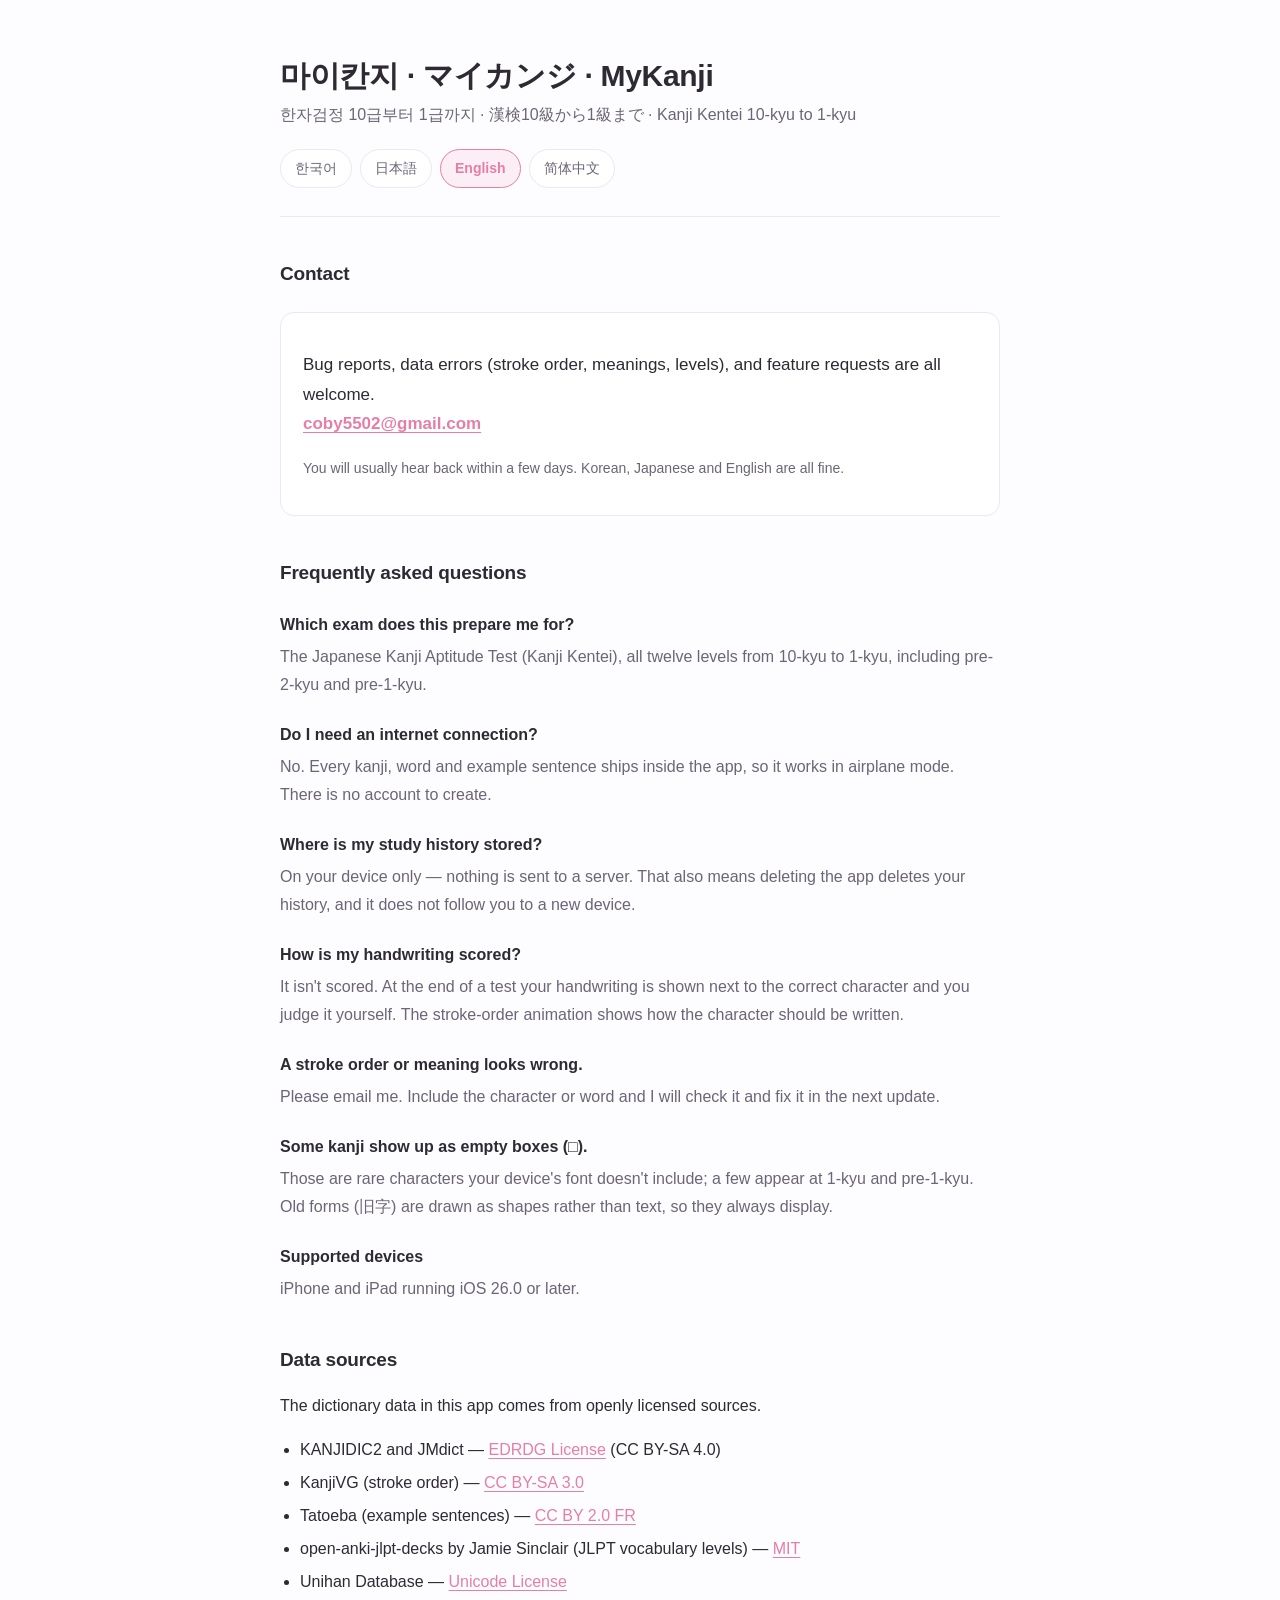
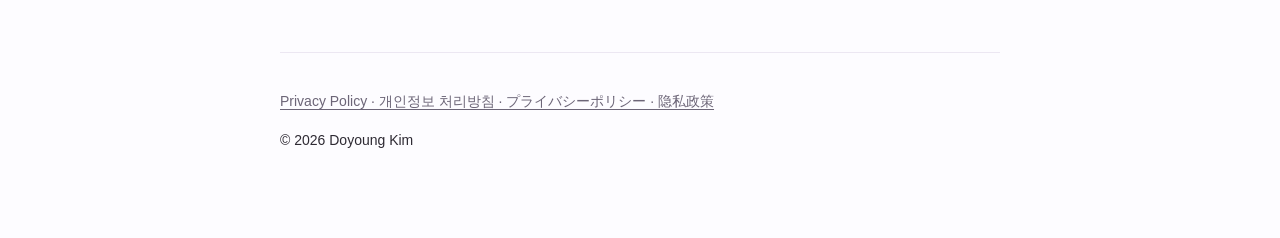
<file: docs/index.html>
<!doctype html>
<html lang="ko" class="no-js">
<head>
<meta charset="utf-8">
<meta name="viewport" content="width=device-width, initial-scale=1">
<title>마이칸지 / マイカンジ / MyKanji — Support</title>
<meta name="description" content="Support for 마이칸지 (MyKanji), a Kanji Kentei study app for iPhone and iPad.">
<link rel="stylesheet" href="style.css">
</head>
<body>
<div class="wrap">

<header>
  <h1>마이칸지 · マイカンジ · MyKanji</h1>
  <p class="lede">한자검정 10급부터 1급까지 · 漢検10級から1級まで · Kanji Kentei 10-kyu to 1-kyu</p>
  <nav class="langs" aria-label="Language">
    <button type="button" data-lang="ko">한국어</button>
    <button type="button" data-lang="ja">日本語</button>
    <button type="button" data-lang="en">English</button>
    <button type="button" data-lang="zh">简体中文</button>
  </nav>
</header>

<!-- ───────────────────────── 한국어 ───────────────────────── -->
<section class="l" lang="ko">
  <h2>문의</h2>
  <div class="card contact">
    <p>버그 제보, 데이터 오류(획순·뜻·급수), 기능 제안 무엇이든 메일 주세요.<br>
    <a href="mailto:coby5502@gmail.com">coby5502@gmail.com</a></p>
    <p class="updated">보통 며칠 안에 답장합니다. 한국어·일본어·영어로 답변할 수 있습니다.</p>
  </div>

  <h2>자주 묻는 질문</h2>
  <dl>
    <dt>어떤 시험을 대비할 수 있나요?</dt>
    <dd>일본 한자능력검정(漢検) 10급부터 1급까지 12개 급수 전체를 다룹니다. 준2급·준1급도 포함합니다.</dd>

    <dt>인터넷 연결이 필요한가요?</dt>
    <dd>필요 없습니다. 한자·단어·예문 데이터가 모두 앱 안에 들어 있어 비행기 모드에서도 그대로 동작합니다. 계정 가입도 없습니다.</dd>

    <dt>학습 기록은 어디에 저장되나요?</dt>
    <dd>기기 안에만 저장됩니다. 서버로 보내지 않습니다. 그래서 앱을 삭제하면 기록도 함께 사라지고, 기기를 바꾸면 이어지지 않습니다.</dd>

    <dt>내가 쓴 글씨는 어떻게 채점되나요?</dt>
    <dd>점수를 매기지 않습니다. 테스트가 끝나면 내가 쓴 글씨와 정답 글자를 나란히 놓고 보여주며, 맞았는지는 직접 판단합니다. 획순 애니메이션으로 올바른 순서를 확인할 수 있습니다.</dd>

    <dt>획순이나 뜻이 틀린 것 같아요.</dt>
    <dd>메일로 알려주세요. 해당 한자나 단어를 함께 적어주시면 확인 후 다음 업데이트에 반영합니다.</dd>

    <dt>일부 한자가 네모(□)로 보입니다.</dt>
    <dd>기기 글꼴에 없는 희귀 한자입니다. 1급·준1급에 이런 글자가 있습니다. 旧字(옛 글자)는 글꼴 대신 도형으로 그려서 표시합니다.</dd>

    <dt>지원 기기</dt>
    <dd>iOS 26.0 이상의 iPhone과 iPad.</dd>
  </dl>

  <h2>데이터 출처</h2>
  <p>이 앱의 사전 데이터는 공개된 자료를 사용합니다.</p>
  <ul>
    <li>KANJIDIC2 · JMdict — <a href="https://www.edrdg.org/edrdg/licence.html">EDRDG License</a> (CC BY-SA 4.0)</li>
    <li>KanjiVG (획순) — <a href="https://creativecommons.org/licenses/by-sa/3.0/">CC BY-SA 3.0</a></li>
    <li>Tatoeba (예문) — <a href="https://creativecommons.org/licenses/by/2.0/fr/">CC BY 2.0 FR</a></li>
    <li>open-anki-jlpt-decks, Jamie Sinclair (JLPT 어휘 급수) — <a href="https://github.com/jamsinclair/open-anki-jlpt-decks/blob/main/LICENSE">MIT</a></li>
    <li>Unihan Database — <a href="https://www.unicode.org/license.txt">Unicode License</a></li>
  </ul>
</section>

<!-- ───────────────────────── 日本語 ───────────────────────── -->
<section class="l" lang="ja">
  <h2>お問い合わせ</h2>
  <div class="card contact">
    <p>不具合の報告、データの誤り（筆順・意味・級）、機能のご要望など、お気軽にメールしてください。<br>
    <a href="mailto:coby5502@gmail.com">coby5502@gmail.com</a></p>
    <p class="updated">数日以内に返信します。日本語・韓国語・英語で対応できます。</p>
  </div>

  <h2>よくある質問</h2>
  <dl>
    <dt>どの試験の対策ができますか。</dt>
    <dd>日本漢字能力検定（漢検）の10級から1級まで、準2級・準1級を含む12級すべてに対応しています。</dd>

    <dt>インターネット接続は必要ですか。</dt>
    <dd>不要です。漢字・熟語・例文のデータはすべてアプリ内にあり、機内モードでも動作します。アカウント登録もありません。</dd>

    <dt>学習記録はどこに保存されますか。</dt>
    <dd>端末内にのみ保存され、サーバーには送信されません。そのためアプリを削除すると記録も消え、機種変更では引き継がれません。</dd>

    <dt>書いた字はどう採点されますか。</dt>
    <dd>点数はつきません。テスト終了後に自分の字と正解の字を並べて表示し、合っているかはご自身で判断します。筆順アニメーションで正しい書き順を確認できます。</dd>

    <dt>筆順や意味が間違っているようです。</dt>
    <dd>メールでお知らせください。該当する漢字や熟語を添えていただければ、確認のうえ次回の更新で修正します。</dd>

    <dt>一部の漢字が□で表示されます。</dt>
    <dd>端末のフォントに含まれない稀な漢字です。1級・準1級にこうした字があります。旧字はフォントではなく図形として描画して表示しています。</dd>

    <dt>対応機種</dt>
    <dd>iOS 26.0 以降の iPhone および iPad。</dd>
  </dl>

  <h2>データの出典</h2>
  <p>本アプリの辞書データは公開されている資料を利用しています。</p>
  <ul>
    <li>KANJIDIC2 · JMdict — <a href="https://www.edrdg.org/edrdg/licence.html">EDRDG License</a>（CC BY-SA 4.0）</li>
    <li>KanjiVG（筆順）— <a href="https://creativecommons.org/licenses/by-sa/3.0/">CC BY-SA 3.0</a></li>
    <li>Tatoeba（例文）— <a href="https://creativecommons.org/licenses/by/2.0/fr/">CC BY 2.0 FR</a></li>
    <li>open-anki-jlpt-decks, Jamie Sinclair（JLPT語彙レベル）— <a href="https://github.com/jamsinclair/open-anki-jlpt-decks/blob/main/LICENSE">MIT</a></li>
    <li>Unihan Database — <a href="https://www.unicode.org/license.txt">Unicode License</a></li>
  </ul>
</section>

<!-- ───────────────────────── English ───────────────────────── -->
<section class="l" lang="en">
  <h2>Contact</h2>
  <div class="card contact">
    <p>Bug reports, data errors (stroke order, meanings, levels), and feature requests are all welcome.<br>
    <a href="mailto:coby5502@gmail.com">coby5502@gmail.com</a></p>
    <p class="updated">You will usually hear back within a few days. Korean, Japanese and English are all fine.</p>
  </div>

  <h2>Frequently asked questions</h2>
  <dl>
    <dt>Which exam does this prepare me for?</dt>
    <dd>The Japanese Kanji Aptitude Test (Kanji Kentei), all twelve levels from 10-kyu to 1-kyu, including pre-2-kyu and pre-1-kyu.</dd>

    <dt>Do I need an internet connection?</dt>
    <dd>No. Every kanji, word and example sentence ships inside the app, so it works in airplane mode. There is no account to create.</dd>

    <dt>Where is my study history stored?</dt>
    <dd>On your device only — nothing is sent to a server. That also means deleting the app deletes your history, and it does not follow you to a new device.</dd>

    <dt>How is my handwriting scored?</dt>
    <dd>It isn't scored. At the end of a test your handwriting is shown next to the correct character and you judge it yourself. The stroke-order animation shows how the character should be written.</dd>

    <dt>A stroke order or meaning looks wrong.</dt>
    <dd>Please email me. Include the character or word and I will check it and fix it in the next update.</dd>

    <dt>Some kanji show up as empty boxes (□).</dt>
    <dd>Those are rare characters your device's font doesn't include; a few appear at 1-kyu and pre-1-kyu. Old forms (旧字) are drawn as shapes rather than text, so they always display.</dd>

    <dt>Supported devices</dt>
    <dd>iPhone and iPad running iOS 26.0 or later.</dd>
  </dl>

  <h2>Data sources</h2>
  <p>The dictionary data in this app comes from openly licensed sources.</p>
  <ul>
    <li>KANJIDIC2 and JMdict — <a href="https://www.edrdg.org/edrdg/licence.html">EDRDG License</a> (CC BY-SA 4.0)</li>
    <li>KanjiVG (stroke order) — <a href="https://creativecommons.org/licenses/by-sa/3.0/">CC BY-SA 3.0</a></li>
    <li>Tatoeba (example sentences) — <a href="https://creativecommons.org/licenses/by/2.0/fr/">CC BY 2.0 FR</a></li>
    <li>open-anki-jlpt-decks by Jamie Sinclair (JLPT vocabulary levels) — <a href="https://github.com/jamsinclair/open-anki-jlpt-decks/blob/main/LICENSE">MIT</a></li>
    <li>Unihan Database — <a href="https://www.unicode.org/license.txt">Unicode License</a></li>
  </ul>
</section>

<!-- ───────────────────────── 简体中文 ───────────────────────── -->
<section class="l" lang="zh">
  <h2>联系方式</h2>
  <div class="card contact">
    <p>缺陷反馈、数据错误（笔顺、释义、级别）、功能建议，都欢迎来信。<br>
    <a href="mailto:coby5502@gmail.com">coby5502@gmail.com</a></p>
    <p class="updated">通常几天内回复。可用韩语、日语或英语沟通。</p>
  </div>

  <h2>常见问题</h2>
  <dl>
    <dt>可以备考哪个考试？</dt>
    <dd>日本汉字能力检定（汉检），从10级到1级共12个级别，包含准2级和准1级。</dd>

    <dt>需要联网吗？</dt>
    <dd>不需要。汉字、词语和例句的数据全部在应用内，飞行模式下也能正常使用，也不需要注册账号。</dd>

    <dt>学习记录保存在哪里？</dt>
    <dd>只保存在本机，不会上传到服务器。因此删除应用记录也会一并消失，更换设备也不会同步。</dd>

    <dt>我写的字是怎么批改的？</dt>
    <dd>不打分。测验结束后会把你写的字和标准写法并排显示，由你自己判断对错。笔顺动画会演示正确的书写顺序。</dd>

    <dt>笔顺或释义好像有误。</dt>
    <dd>请来信告知，并附上对应的汉字或词语，核实后会在下次更新中修正。</dd>

    <dt>部分汉字显示为方框（□）。</dt>
    <dd>这些是设备字体中没有的生僻字，1级和准1级中有少量此类字。旧字形以图形绘制而非文字显示，因此始终可见。</dd>

    <dt>支持的设备</dt>
    <dd>运行 iOS 26.0 或更高版本的 iPhone 和 iPad。</dd>
  </dl>

  <h2>数据来源</h2>
  <p>本应用的词典数据来自公开授权的资料。</p>
  <ul>
    <li>KANJIDIC2 · JMdict — <a href="https://www.edrdg.org/edrdg/licence.html">EDRDG License</a>（CC BY-SA 4.0）</li>
    <li>KanjiVG（笔顺）— <a href="https://creativecommons.org/licenses/by-sa/3.0/">CC BY-SA 3.0</a></li>
    <li>Tatoeba（例句）— <a href="https://creativecommons.org/licenses/by/2.0/fr/">CC BY 2.0 FR</a></li>
    <li>open-anki-jlpt-decks，Jamie Sinclair（JLPT词汇级别）— <a href="https://github.com/jamsinclair/open-anki-jlpt-decks/blob/main/LICENSE">MIT</a></li>
    <li>Unihan Database — <a href="https://www.unicode.org/license.txt">Unicode License</a></li>
  </ul>
</section>

<footer>
  <p><a href="privacy.html">Privacy Policy · 개인정보 처리방침 · プライバシーポリシー · 隐私政策</a></p>
  <p>© 2026 Doyoung Kim</p>
</footer>

</div>
<script src="lang.js"></script>
</body>
</html>
</file>
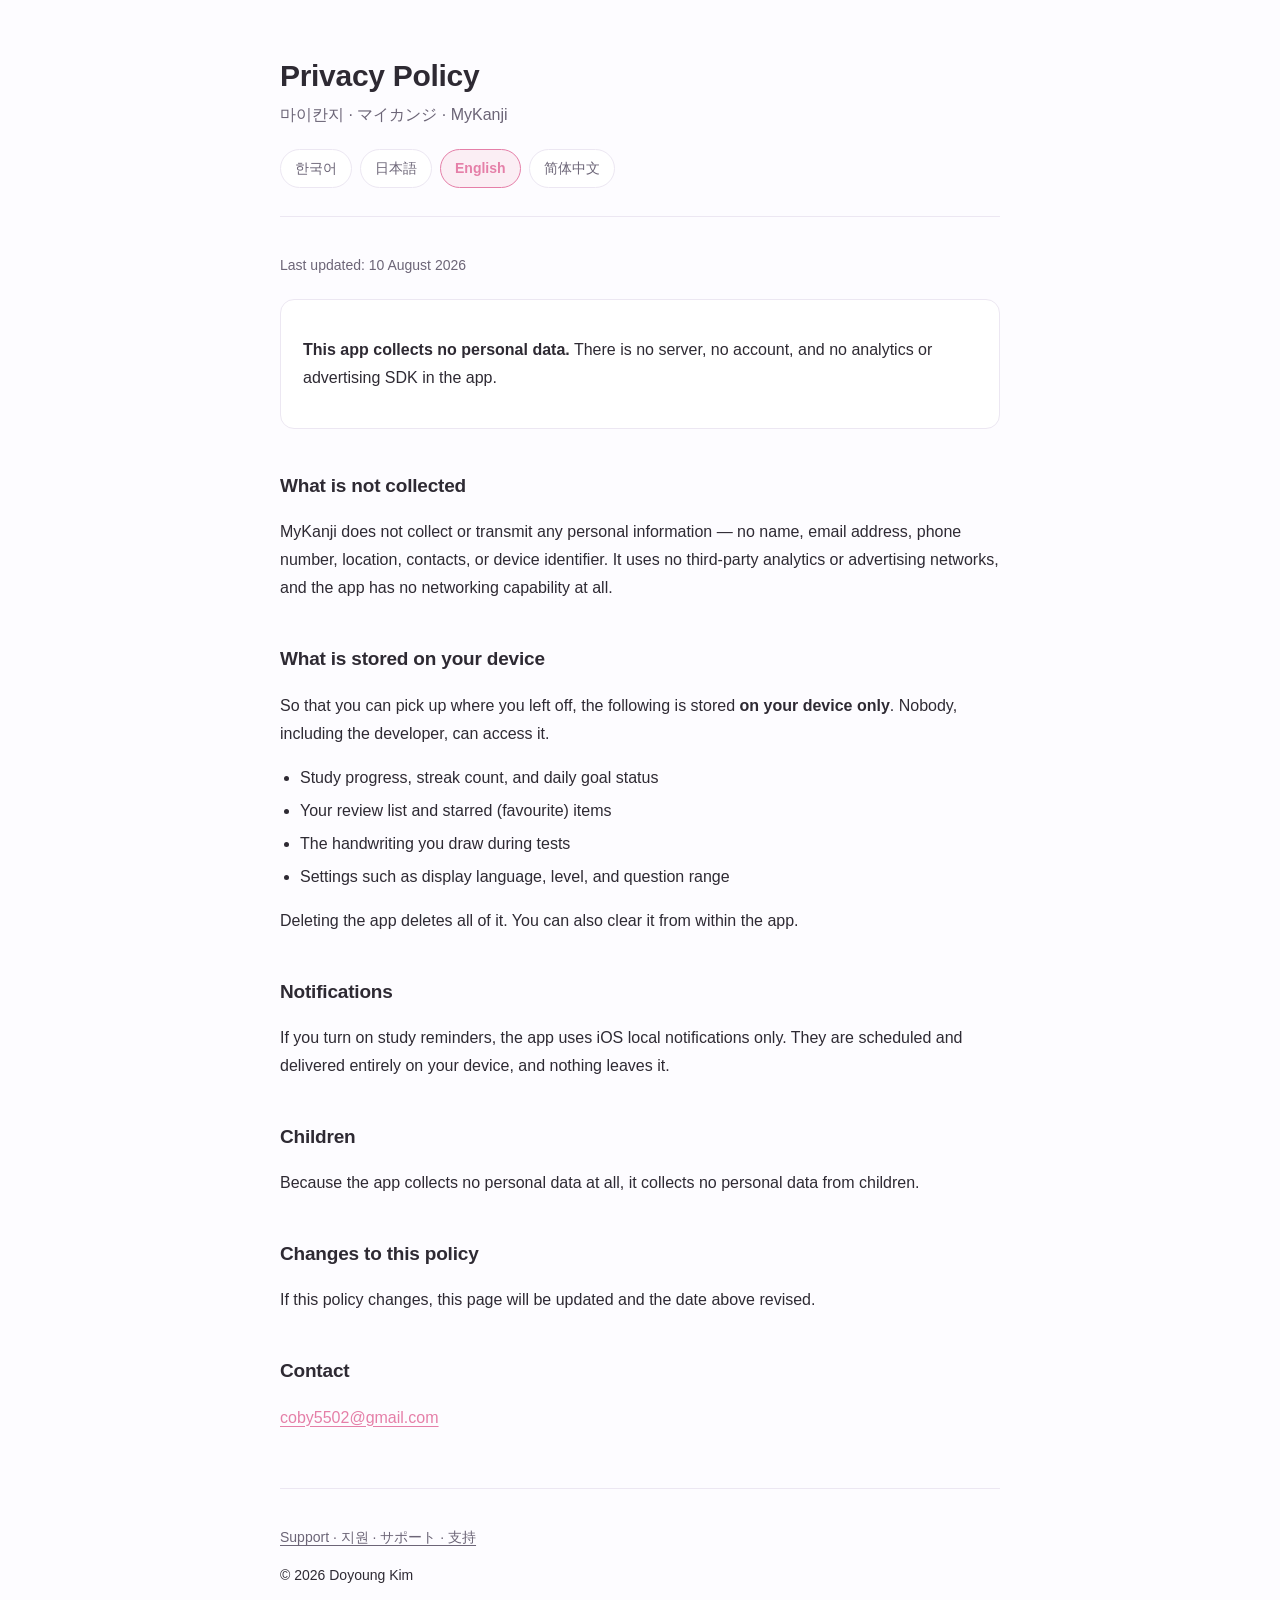
<file: docs/privacy.html>
<!doctype html>
<html lang="ko" class="no-js">
<head>
<meta charset="utf-8">
<meta name="viewport" content="width=device-width, initial-scale=1">
<title>마이칸지 / マイカンジ / MyKanji — Privacy Policy</title>
<meta name="description" content="Privacy policy for 마이칸지 (MyKanji). The app collects no data.">
<link rel="stylesheet" href="style.css">
</head>
<body>
<div class="wrap">

<header>
  <h1>Privacy Policy</h1>
  <p class="lede">마이칸지 · マイカンジ · MyKanji</p>
  <nav class="langs" aria-label="Language">
    <button type="button" data-lang="ko">한국어</button>
    <button type="button" data-lang="ja">日本語</button>
    <button type="button" data-lang="en">English</button>
    <button type="button" data-lang="zh">简体中文</button>
  </nav>
</header>

<!-- ───────────────────────── 한국어 ───────────────────────── -->
<section class="l" lang="ko">
  <p class="updated">최종 수정일: 2026년 8월 10일</p>

  <div class="card">
    <p><strong>이 앱은 어떤 개인정보도 수집하지 않습니다.</strong> 서버가 없고, 계정이 없으며, 분석 도구나 광고 SDK도 넣지 않았습니다.</p>
  </div>

  <h2>수집하지 않는 것</h2>
  <p>마이칸지는 이름·이메일·전화번호·위치·연락처·기기 식별자를 비롯한 어떤 개인정보도 수집하거나 전송하지 않습니다. 제3자 분석 서비스나 광고 네트워크를 사용하지 않으며, 앱에는 네트워크 통신 기능 자체가 없습니다.</p>

  <h2>기기에 저장되는 것</h2>
  <p>학습을 이어가기 위해 아래 정보가 <strong>기기 안에만</strong> 저장됩니다. 개발자를 포함해 누구도 이 정보에 접근할 수 없습니다.</p>
  <ul>
    <li>학습 진도, 연속 학습 일수, 오늘의 목표 달성 여부</li>
    <li>오답 노트와 즐겨찾기(별표) 목록</li>
    <li>테스트에서 손으로 쓴 글씨</li>
    <li>표시 언어, 급수, 출제 범위 같은 설정값</li>
  </ul>
  <p>앱을 삭제하면 이 정보도 함께 삭제됩니다. 앱 안에서 직접 지울 수도 있습니다.</p>

  <h2>알림</h2>
  <p>학습 알림을 켜면 iOS의 로컬 알림 기능만 사용합니다. 알림은 기기 안에서 예약되고 발송되며, 외부로 나가는 정보는 없습니다.</p>

  <h2>어린이</h2>
  <p>이 앱은 어떤 개인정보도 수집하지 않으므로, 어린이의 개인정보 역시 수집하지 않습니다.</p>

  <h2>정책 변경</h2>
  <p>이 방침이 바뀌면 이 페이지를 수정하고 위의 최종 수정일을 갱신합니다.</p>

  <h2>문의</h2>
  <p><a href="mailto:coby5502@gmail.com">coby5502@gmail.com</a></p>
</section>

<!-- ───────────────────────── 日本語 ───────────────────────── -->
<section class="l" lang="ja">
  <p class="updated">最終更新日：2026年8月10日</p>

  <div class="card">
    <p><strong>本アプリは個人情報を一切収集しません。</strong>サーバーもアカウントもなく、解析ツールや広告SDKも組み込んでいません。</p>
  </div>

  <h2>収集しないもの</h2>
  <p>マイカンジは、氏名・メールアドレス・電話番号・位置情報・連絡先・端末識別子を含め、いかなる個人情報も収集・送信しません。第三者の解析サービスや広告ネットワークは使用しておらず、アプリには通信機能そのものがありません。</p>

  <h2>端末に保存されるもの</h2>
  <p>学習を継続するために、以下の情報が<strong>端末内にのみ</strong>保存されます。開発者を含め、誰もこの情報にアクセスできません。</p>
  <ul>
    <li>学習の進み具合、連続学習日数、今日の目標の達成状況</li>
    <li>復習ノートとお気に入り（星印）の一覧</li>
    <li>テストで手書きした文字</li>
    <li>表示言語・級・出題範囲などの設定</li>
  </ul>
  <p>アプリを削除すると、これらの情報も削除されます。アプリ内から消すこともできます。</p>

  <h2>通知</h2>
  <p>学習リマインダーを有効にした場合、iOS のローカル通知のみを使用します。通知は端末内で予約・配信され、外部に送信される情報はありません。</p>

  <h2>お子様について</h2>
  <p>本アプリはいかなる個人情報も収集しないため、お子様の個人情報も収集しません。</p>

  <h2>本ポリシーの変更</h2>
  <p>変更があった場合は、このページを更新し、上部の最終更新日を改めます。</p>

  <h2>お問い合わせ</h2>
  <p><a href="mailto:coby5502@gmail.com">coby5502@gmail.com</a></p>
</section>

<!-- ───────────────────────── English ───────────────────────── -->
<section class="l" lang="en">
  <p class="updated">Last updated: 10 August 2026</p>

  <div class="card">
    <p><strong>This app collects no personal data.</strong> There is no server, no account, and no analytics or advertising SDK in the app.</p>
  </div>

  <h2>What is not collected</h2>
  <p>MyKanji does not collect or transmit any personal information — no name, email address, phone number, location, contacts, or device identifier. It uses no third-party analytics or advertising networks, and the app has no networking capability at all.</p>

  <h2>What is stored on your device</h2>
  <p>So that you can pick up where you left off, the following is stored <strong>on your device only</strong>. Nobody, including the developer, can access it.</p>
  <ul>
    <li>Study progress, streak count, and daily goal status</li>
    <li>Your review list and starred (favourite) items</li>
    <li>The handwriting you draw during tests</li>
    <li>Settings such as display language, level, and question range</li>
  </ul>
  <p>Deleting the app deletes all of it. You can also clear it from within the app.</p>

  <h2>Notifications</h2>
  <p>If you turn on study reminders, the app uses iOS local notifications only. They are scheduled and delivered entirely on your device, and nothing leaves it.</p>

  <h2>Children</h2>
  <p>Because the app collects no personal data at all, it collects no personal data from children.</p>

  <h2>Changes to this policy</h2>
  <p>If this policy changes, this page will be updated and the date above revised.</p>

  <h2>Contact</h2>
  <p><a href="mailto:coby5502@gmail.com">coby5502@gmail.com</a></p>
</section>

<!-- ───────────────────────── 简体中文 ───────────────────────── -->
<section class="l" lang="zh">
  <p class="updated">最后更新：2026年8月10日</p>

  <div class="card">
    <p><strong>本应用不收集任何个人信息。</strong>没有服务器，没有账号，也没有内置任何分析工具或广告 SDK。</p>
  </div>

  <h2>不会收集的信息</h2>
  <p>我的汉字不会收集或上传任何个人信息，包括姓名、邮箱、电话号码、位置、通讯录和设备标识符。应用未使用任何第三方分析服务或广告网络，本身也不具备联网功能。</p>

  <h2>保存在设备上的信息</h2>
  <p>为了让你能接着上次继续学习，以下内容<strong>仅保存在你的设备上</strong>。包括开发者在内，任何人都无法访问。</p>
  <ul>
    <li>学习进度、连续学习天数、每日目标完成情况</li>
    <li>复习本和收藏（加星）列表</li>
    <li>测验中手写的字迹</li>
    <li>显示语言、级别、出题范围等设置</li>
  </ul>
  <p>删除应用即会一并删除这些内容，你也可以在应用内自行清除。</p>

  <h2>通知</h2>
  <p>如果开启学习提醒，应用仅使用 iOS 的本地通知。通知在设备上安排并发送，不会有任何信息外传。</p>

  <h2>关于儿童</h2>
  <p>本应用不收集任何个人信息，因此同样不会收集儿童的个人信息。</p>

  <h2>政策变更</h2>
  <p>本政策如有变更，将更新本页面并修改上方的最后更新日期。</p>

  <h2>联系方式</h2>
  <p><a href="mailto:coby5502@gmail.com">coby5502@gmail.com</a></p>
</section>

<footer>
  <p><a href="index.html">Support · 지원 · サポート · 支持</a></p>
  <p>© 2026 Doyoung Kim</p>
</footer>

</div>
<script src="lang.js"></script>
</body>
</html>
</file>
<file: docs/style.css>
:root {
  --bg: #fdfcff;
  --card: #ffffff;
  --ink: #2e2a33;
  --muted: #6c6577;
  --line: #ece7f2;
  --accent: #e57fa8;
  --accent-soft: #fbeef4;
}

@media (prefers-color-scheme: dark) {
  :root {
    --bg: #18151c;
    --card: #201c26;
    --ink: #ece9f1;
    --muted: #a49dae;
    --line: #2e2937;
    --accent: #f0a3c2;
    --accent-soft: #2a2029;
  }
}

* { box-sizing: border-box; }

body {
  margin: 0;
  padding: 0 20px 72px;
  background: var(--bg);
  color: var(--ink);
  font: 16px/1.75 -apple-system, BlinkMacSystemFont, "Segoe UI", "Helvetica Neue",
        "Hiragino Sans", "Noto Sans KR", "Noto Sans SC", sans-serif;
  -webkit-text-size-adjust: 100%;
}

.wrap { max-width: 720px; margin: 0 auto; }

header {
  padding: 56px 0 28px;
  border-bottom: 1px solid var(--line);
  margin-bottom: 36px;
}

h1 { font-size: 30px; line-height: 1.3; margin: 0 0 6px; letter-spacing: -0.01em; }
h2 { font-size: 19px; margin: 40px 0 12px; letter-spacing: -0.01em; }
h3 { font-size: 16px; margin: 26px 0 6px; }
p, li { color: var(--ink); }
.lede { color: var(--muted); margin: 0; }

a { color: var(--accent); text-underline-offset: 3px; }

/* Language switcher */
nav.langs {
  display: flex;
  flex-wrap: wrap;
  gap: 8px;
  margin-top: 20px;
}

nav.langs button {
  font: inherit;
  font-size: 14px;
  padding: 6px 14px;
  border-radius: 999px;
  border: 1px solid var(--line);
  background: var(--card);
  color: var(--muted);
  cursor: pointer;
}

nav.langs button[aria-current="true"] {
  background: var(--accent-soft);
  border-color: var(--accent);
  color: var(--accent);
  font-weight: 600;
}

/* Only the selected language is shown. Without JS every language stays
   visible, which is worse-looking but still readable — never a blank page. */
.l { display: none; }
.l.on { display: block; }
html.no-js .l { display: block; }

.card {
  background: var(--card);
  border: 1px solid var(--line);
  border-radius: 14px;
  padding: 20px 22px;
  margin: 22px 0;
}

.contact { font-size: 17px; }
.contact a { font-weight: 600; }

dl { margin: 0; }
dt { font-weight: 600; margin-top: 22px; }
dd { margin: 4px 0 0; color: var(--muted); }

ul { padding-left: 20px; }
li { margin: 5px 0; }

footer {
  margin-top: 56px;
  padding-top: 22px;
  border-top: 1px solid var(--line);
  font-size: 14px;
  color: var(--muted);
}

footer a { color: var(--muted); }

.updated { font-size: 14px; color: var(--muted); }
</file>
